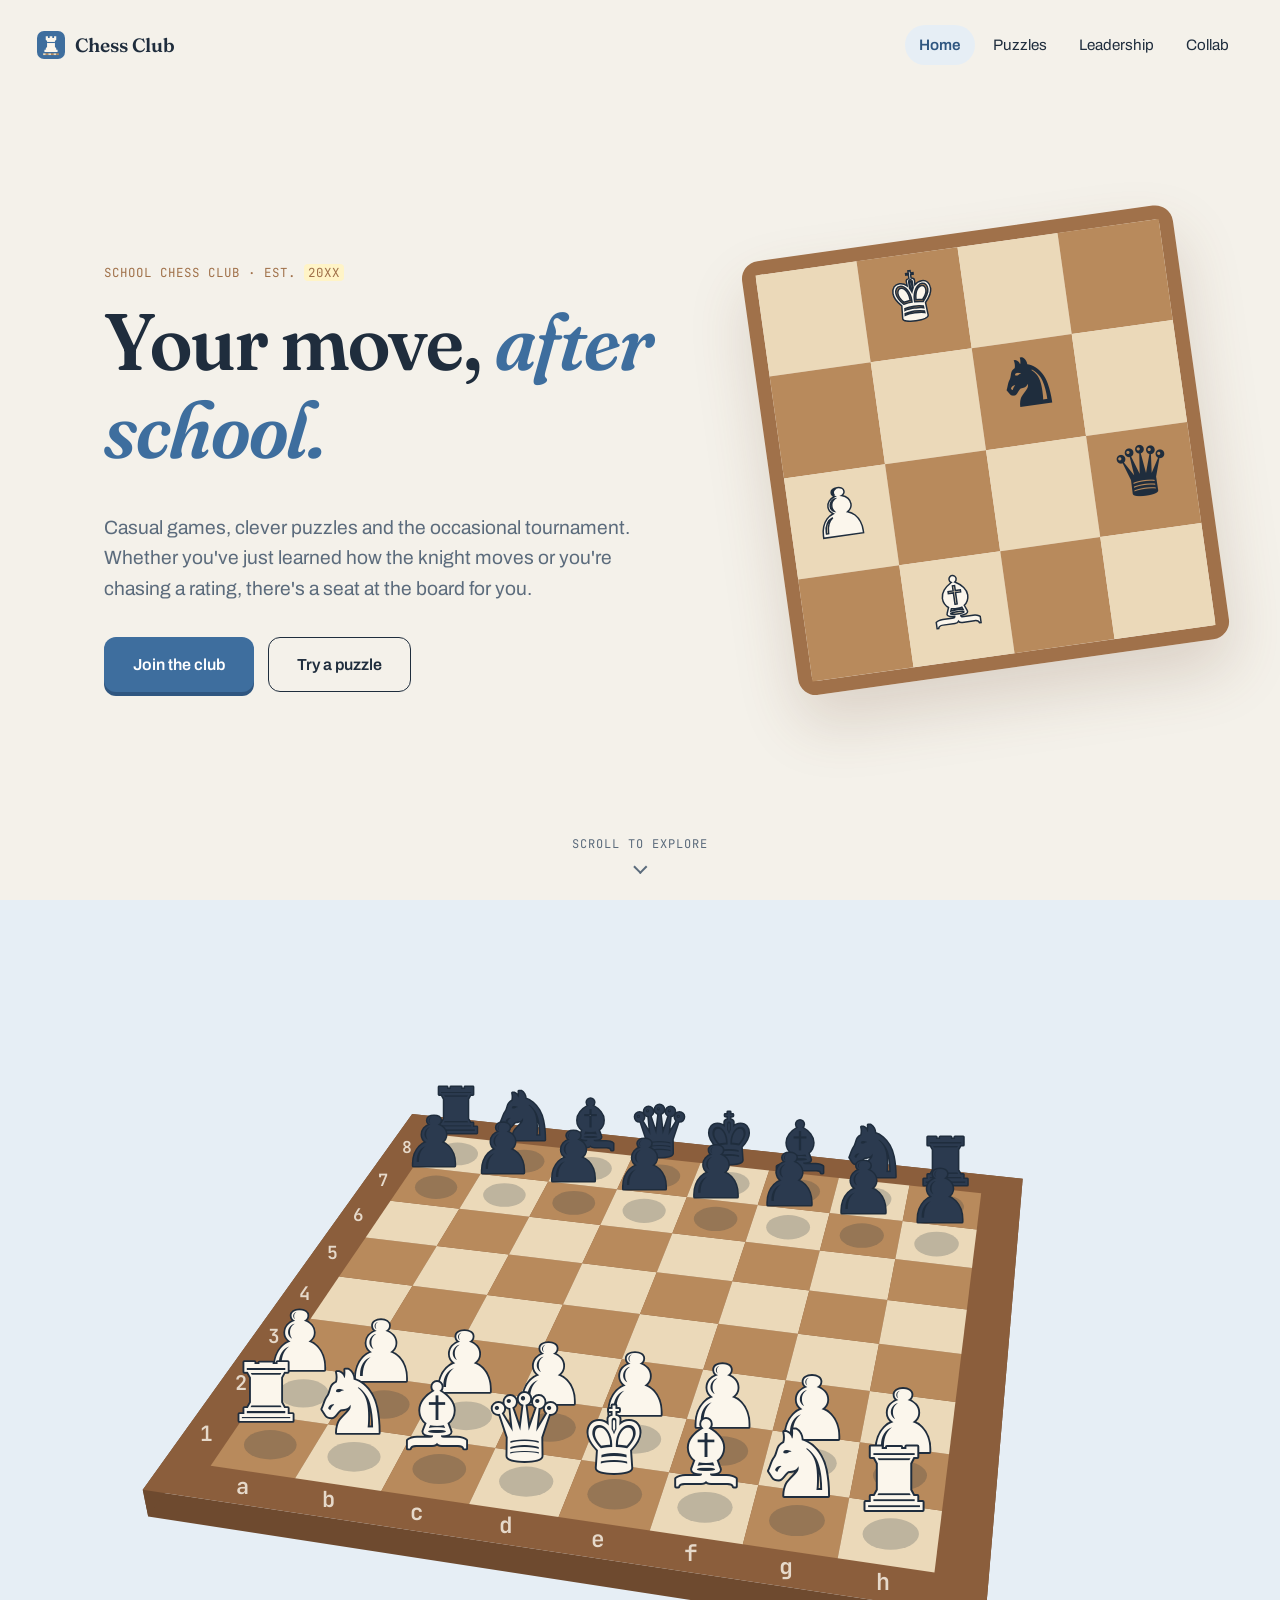
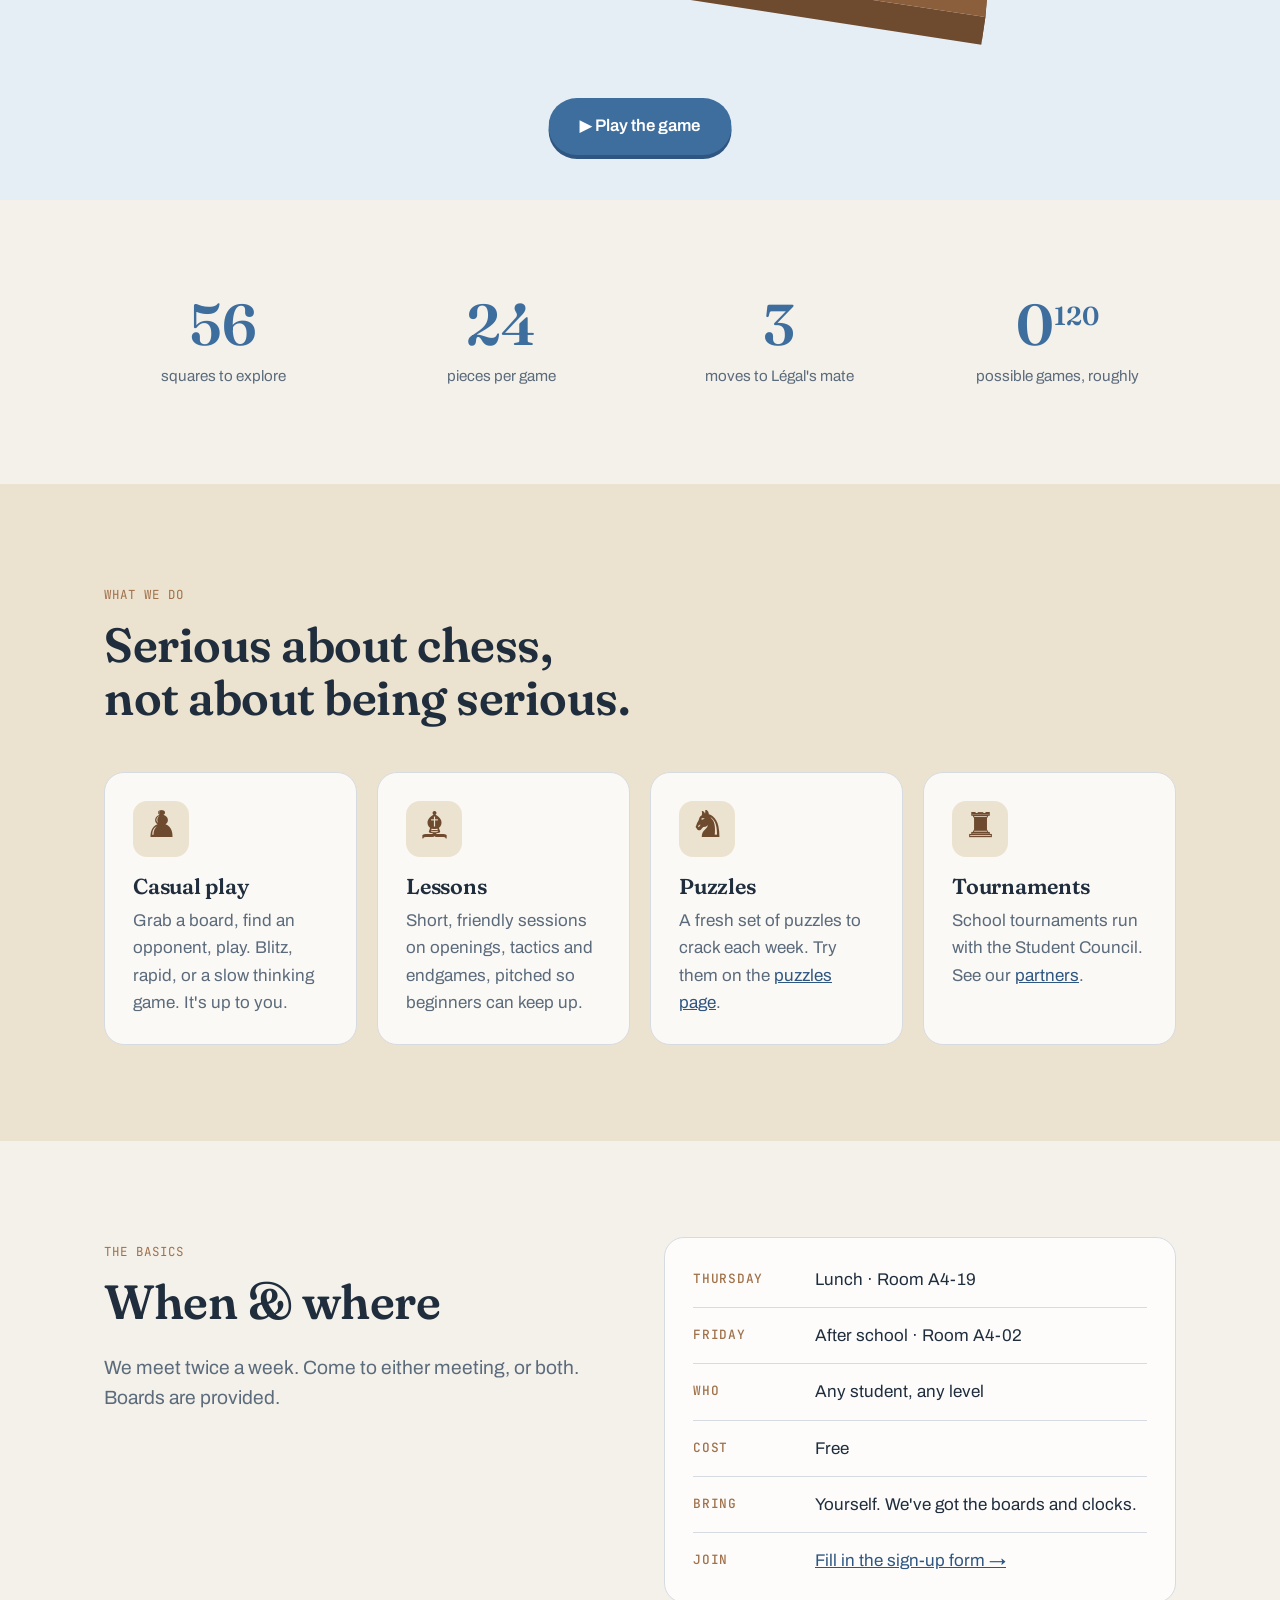
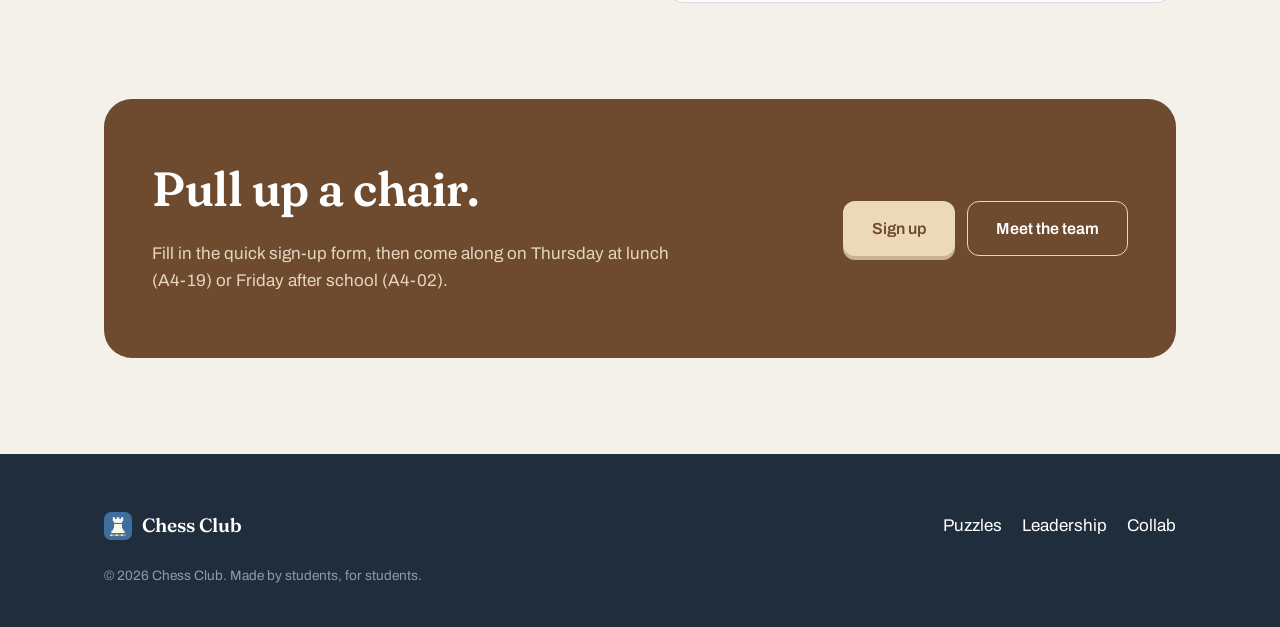
<file: index.html>
<!doctype html>
<html lang="en">
<head>
  <meta charset="utf-8">
  <meta name="viewport" content="width=device-width, initial-scale=1">
  <title>Chess Club</title>
  <meta name="description" content="Our school's chess club: casual games, puzzles, lessons and tournaments. Everyone is welcome.">
  <link rel="preconnect" href="https://fonts.googleapis.com">
  <link rel="preconnect" href="https://fonts.gstatic.com" crossorigin>
  <link href="https://fonts.googleapis.com/css2?family=Archivo:wght@400;500;600&family=Fraunces:opsz,wght,SOFT,WONK@9..144,400..700,0..100,0..1&family=JetBrains+Mono:wght@400;500;600&family=Noto+Sans+Symbols+2&display=swap" rel="stylesheet">
  <link rel="stylesheet" href="css/style.css">
  <link rel="icon" href="assets/chess-club-logo.svg" type="image/svg+xml">
</head>
<body>
  <div id="scrollProgress"></div>

  <header id="navbar">
    <div class="nav-inner">
      <a class="nav-logo" href="index.html">
        <svg viewBox="0 0 64 64" aria-hidden="true"><rect width="64" height="64" rx="16" fill="#3e6e9e"/><path fill="#fbf6ec" d="M20 12h5v4h4v-4h6v4h4v-4h5v8l-3 3v13l3 4v3h3v5H17v-5h3v-3l3-4V23l-3-3z"/><rect x="23" y="25" width="18" height="2.5" fill="#3e6e9e"/><g><rect x="14" y="51" width="6" height="4" fill="#ebd9b9"/><rect x="20" y="51" width="6" height="4" fill="#b88a5c"/><rect x="26" y="51" width="6" height="4" fill="#ebd9b9"/><rect x="32" y="51" width="6" height="4" fill="#b88a5c"/><rect x="38" y="51" width="6" height="4" fill="#ebd9b9"/><rect x="44" y="51" width="6" height="4" fill="#b88a5c"/></g></svg>
        <span>Chess Club</span>
      </a>
      <button class="nav-toggle" aria-expanded="false" aria-controls="navLinks">Menu</button>
      <nav class="nav-links" id="navLinks" aria-label="Main">
        <a href="index.html" aria-current="page">Home</a>
        <a href="puzzles.html">Puzzles</a>
        <a href="leadership.html">Leadership</a>
        <a href="collab.html">Collab</a>
      </nav>
    </div>
  </header>

  <main>
    <section id="hero">
      <div class="container">
        <span class="eyebrow">School Chess Club · Est. <span class="todo">20XX</span></span>
        <h1 class="hero-title">Your move, <em>after school.</em></h1>
        <p class="lede">Casual games, clever puzzles and the occasional tournament. Whether you've just learned how the knight moves or you're chasing a rating, there's a seat at the board for you.</p>
        <div class="hero-buttons">
          <a class="btn btn-primary" href="https://forms.gle/7Udd6PHyB83etude6" target="_blank" rel="noopener">Join the club</a>
          <a class="btn btn-secondary" href="puzzles.html">Try a puzzle</a>
        </div>
      </div>
      <div class="hero-board" aria-hidden="true">
        <span></span><span class="w">♚</span><span></span><span></span>
        <span></span><span></span><span>♞</span><span></span>
        <span class="w">♟</span><span></span><span></span><span>♛</span>
        <span></span><span class="w">♝</span><span></span><span></span>
      </div>
      <div class="scroll-hint">Scroll to explore</div>
    </section>

    <!-- Scroll-driven chess animation (drawn in js/board-animation.js) -->
    <section class="scroll-animation" aria-label="Animated chess game: Légal's mate in seven moves">
      <div class="scroll-sticky">
        <canvas id="boardCanvas" aria-hidden="true"></canvas>
        <div class="move-ticker" aria-hidden="true"></div>
        <button class="btn btn-primary board-play" id="boardPlay" type="button">▶ Play the game</button>

        <div class="annotation-card" data-show="0.22" data-hide="0.33" data-hold="0.27">
          <div class="card-number">01</div>
          <div class="card-body">
            <h3 class="card-title">Every game starts the same</h3>
            <p class="card-desc">Thirty-two pieces, sixty-four squares, and nobody's ahead yet. That's how we treat new members too. Never played? We'll teach you.</p>
            <div class="card-stat">
              <span class="card-stat-number">All levels</span>
              <span class="card-stat-label">Beginners very welcome</span>
            </div>
          </div>
        </div>

        <div class="annotation-card right" data-show="0.66" data-hide="0.75" data-hold="0.688">
          <div class="card-number">02</div>
          <div class="card-body">
            <h3 class="card-title">Wait, they took the queen?</h3>
            <p class="card-desc">White just gave away their strongest piece. It's a trap, and we practise spotting tricks like this with weekly puzzles and short lessons.</p>
            <a class="card-link" href="puzzles.html">Try this week's puzzles →</a>
          </div>
        </div>

        <div class="annotation-card" data-show="0.88" data-hide="1" data-hold="0.93">
          <div class="card-number">03</div>
          <div class="card-body">
            <h3 class="card-title">Checkmate in seven.</h3>
            <p class="card-desc">This is Légal's mate, a trap that's been catching players since the 1700s. Come learn the classics, then try them out at our tournaments.</p>
            <div class="card-stat">
              <span class="card-stat-number">7 moves</span>
              <span class="card-stat-label">Knight, bishop, knight. Game over.</span>
            </div>
          </div>
        </div>
      </div>
    </section>

    <section class="section" id="specs">
      <div class="container">
        <div class="specs-grid">
          <div class="spec-item" data-target="64"><span class="spec-number">0</span><span class="spec-label">squares to explore</span></div>
          <div class="spec-item" data-target="32"><span class="spec-number">0</span><span class="spec-label">pieces per game</span></div>
          <div class="spec-item" data-target="7"><span class="spec-number">0</span><span class="spec-label">moves to Légal's mate</span></div>
          <div class="spec-item" data-target="10"><span class="spec-number">0<sup>120</sup></span><span class="spec-label">possible games, roughly</span></div>
        </div>
      </div>
    </section>

    <section class="section section-tan" id="about">
      <div class="container">
        <div class="section-head reveal">
          <span class="eyebrow">What we do</span>
          <h2>Serious about chess,<br>not about being serious.</h2>
        </div>
        <div class="grid grid-4">
          <div class="card reveal">
            <div class="piece-icon" aria-hidden="true">♟</div>
            <h3>Casual play</h3>
            <p>Grab a board, find an opponent, play. Blitz, rapid, or a slow thinking game. It's up to you.</p>
          </div>
          <div class="card reveal">
            <div class="piece-icon" aria-hidden="true">♝</div>
            <h3>Lessons</h3>
            <p>Short, friendly sessions on openings, tactics and endgames, pitched so beginners can keep up.</p>
          </div>
          <div class="card reveal">
            <div class="piece-icon" aria-hidden="true">♞</div>
            <h3>Puzzles</h3>
            <p>A fresh set of puzzles to crack each week. Try them on the <a href="puzzles.html">puzzles page</a>.</p>
          </div>
          <div class="card reveal">
            <div class="piece-icon" aria-hidden="true">♜</div>
            <h3>Tournaments</h3>
            <p>School tournaments run with the Student Council. See our <a href="collab.html">partners</a>.</p>
          </div>
        </div>
      </div>
    </section>

    <section class="section" id="info">
      <div class="container grid grid-2" style="gap:48px;align-items:start">
        <div class="reveal">
          <span class="eyebrow">The basics</span>
          <h2>When &amp; where</h2>
          <p class="lede">We meet twice a week. Come to either meeting, or both. Boards are provided.</p>
        </div>
        <div class="card reveal">
          <ul class="info-list">
            <li><strong>Thursday</strong><span>Lunch · Room A4-19</span></li>
            <li><strong>Friday</strong><span>After school · Room A4-02</span></li>
            <li><strong>Who</strong><span>Any student, any level</span></li>
            <li><strong>Cost</strong><span>Free</span></li>
            <li><strong>Bring</strong><span>Yourself. We've got the boards and clocks.</span></li>
            <li><strong>Join</strong><span><a href="https://forms.gle/7Udd6PHyB83etude6" target="_blank" rel="noopener">Fill in the sign-up form →</a></span></li>
          </ul>
        </div>
      </div>
    </section>

    <section class="section" id="join" style="padding-top:0">
      <div class="container">
        <div class="cta-box reveal">
          <div>
            <h2>Pull up a chair.</h2>
            <p>Fill in the quick sign-up form, then come along on Thursday at lunch (A4-19) or Friday after school (A4-02).</p>
          </div>
          <div class="cta-actions">
            <a class="btn btn-primary" href="https://forms.gle/7Udd6PHyB83etude6" target="_blank" rel="noopener">Sign up</a>
            <a class="btn btn-secondary" href="leadership.html">Meet the team</a>
          </div>
        </div>
      </div>
    </section>
  </main>

  <footer>
    <div class="container">
      <a class="nav-logo" href="index.html">
        <svg viewBox="0 0 64 64" aria-hidden="true"><rect width="64" height="64" rx="16" fill="#3e6e9e"/><path fill="#fbf6ec" d="M20 12h5v4h4v-4h6v4h4v-4h5v8l-3 3v13l3 4v3h3v5H17v-5h3v-3l3-4V23l-3-3z"/><rect x="23" y="25" width="18" height="2.5" fill="#3e6e9e"/><g><rect x="14" y="51" width="6" height="4" fill="#ebd9b9"/><rect x="20" y="51" width="6" height="4" fill="#b88a5c"/><rect x="26" y="51" width="6" height="4" fill="#ebd9b9"/><rect x="32" y="51" width="6" height="4" fill="#b88a5c"/><rect x="38" y="51" width="6" height="4" fill="#ebd9b9"/><rect x="44" y="51" width="6" height="4" fill="#b88a5c"/></g></svg>
        <span>Chess Club</span>
      </a>
      <nav aria-label="Footer">
        <a href="puzzles.html">Puzzles</a><a href="leadership.html">Leadership</a><a href="collab.html">Collab</a>
      </nav>
      <p class="footer-small">© <span id="year"></span> Chess Club. Made by students, for students.</p>
    </div>
  </footer>

  <script src="js/site.js"></script>
  <script src="js/board-animation.js"></script>
</body>
</html>
</file>
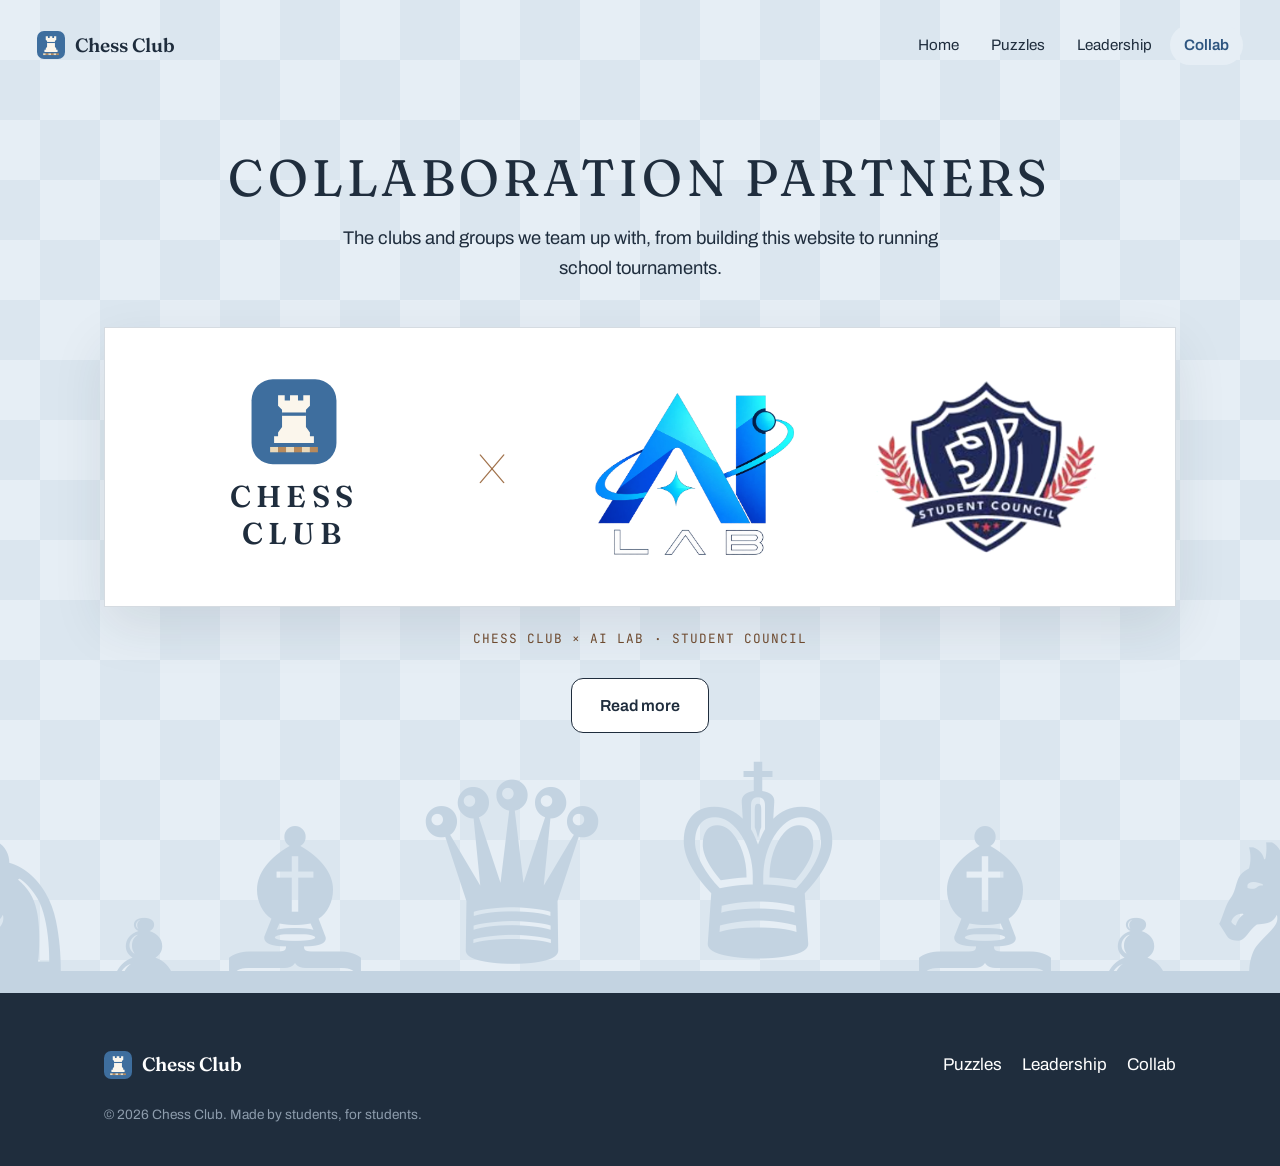
<file: collab.html>
<!doctype html>
<html lang="en">
<head>
  <meta charset="utf-8">
  <meta name="viewport" content="width=device-width, initial-scale=1">
  <title>Collab · Chess Club</title>
  <meta name="description" content="Clubs the Chess Club has collaborated with, including the AI Lab.">
  <link rel="preconnect" href="https://fonts.googleapis.com">
  <link rel="preconnect" href="https://fonts.gstatic.com" crossorigin>
  <link href="https://fonts.googleapis.com/css2?family=Archivo:wght@400;500;600&family=Fraunces:opsz,wght,SOFT,WONK@9..144,400..700,0..100,0..1&family=JetBrains+Mono:wght@400;500;600&family=Noto+Sans+Symbols+2&display=swap" rel="stylesheet">
  <link rel="stylesheet" href="css/style.css">
  <link rel="icon" href="assets/chess-club-logo.svg" type="image/svg+xml">
</head>
<body>
  <div id="scrollProgress"></div>

  <header id="navbar">
    <div class="nav-inner">
      <a class="nav-logo" href="index.html">
        <svg viewBox="0 0 64 64" aria-hidden="true"><rect width="64" height="64" rx="16" fill="#3e6e9e"/><path fill="#fbf6ec" d="M20 12h5v4h4v-4h6v4h4v-4h5v8l-3 3v13l3 4v3h3v5H17v-5h3v-3l3-4V23l-3-3z"/><rect x="23" y="25" width="18" height="2.5" fill="#3e6e9e"/><g><rect x="14" y="51" width="6" height="4" fill="#ebd9b9"/><rect x="20" y="51" width="6" height="4" fill="#b88a5c"/><rect x="26" y="51" width="6" height="4" fill="#ebd9b9"/><rect x="32" y="51" width="6" height="4" fill="#b88a5c"/><rect x="38" y="51" width="6" height="4" fill="#ebd9b9"/><rect x="44" y="51" width="6" height="4" fill="#b88a5c"/></g></svg>
        <span>Chess Club</span>
      </a>
      <button class="nav-toggle" aria-expanded="false" aria-controls="navLinks">Menu</button>
      <nav class="nav-links" id="navLinks" aria-label="Main">
        <a href="index.html">Home</a>
        <a href="puzzles.html">Puzzles</a>
        <a href="leadership.html">Leadership</a>
        <a href="collab.html" aria-current="page">Collab</a>
      </nav>
    </div>
  </header>

  <main>
    <section class="partners-hero">
      <div class="piece-skyline" aria-hidden="true"><span style="font-size:90px">♟</span><span style="font-size:150px">♜</span><span style="font-size:170px">♞</span><span style="font-size:100px">♟</span><span style="font-size:190px">♝</span><span style="font-size:230px">♛</span><span style="font-size:250px">♚</span><span style="font-size:190px">♝</span><span style="font-size:100px">♟</span><span style="font-size:170px">♞</span><span style="font-size:150px">♜</span><span style="font-size:90px">♟</span></div>
      <div class="container">
        <h1 class="partners-title">Collaboration Partners</h1>
        <p class="partners-lede">The clubs and groups we team up with, from building this website to running school tournaments.</p>
        <div class="partner-strip reveal">
          <div class="partner-item"><svg class="wordmark" viewBox="0 0 260 210" role="img" aria-label="Chess Club logo"><g transform="translate(82 6) scale(1.5)"><rect width="64" height="64" rx="16" fill="#3e6e9e"/><path fill="#fbf6ec" d="M20 12h5v4h4v-4h6v4h4v-4h5v8l-3 3v13l3 4v3h3v5H17v-5h3v-3l3-4V23l-3-3z"/><rect x="23" y="25" width="18" height="2.5" fill="#3e6e9e"/><rect x="14" y="51" width="6" height="4" fill="#ebd9b9"/><rect x="20" y="51" width="6" height="4" fill="#b88a5c"/><rect x="26" y="51" width="6" height="4" fill="#ebd9b9"/><rect x="32" y="51" width="6" height="4" fill="#b88a5c"/><rect x="38" y="51" width="6" height="4" fill="#ebd9b9"/><rect x="44" y="51" width="6" height="4" fill="#b88a5c"/></g><text x="130" y="150" text-anchor="middle" font-family="Fraunces, Georgia, serif" font-size="34" font-weight="600" letter-spacing="6" fill="#1f2d3d">CHESS</text><text x="130" y="192" text-anchor="middle" font-family="Fraunces, Georgia, serif" font-size="34" font-weight="600" letter-spacing="6" fill="#1f2d3d">CLUB</text></svg></div>
          <span class="partner-x" aria-hidden="true">×</span>
          <div class="partner-item"><img src="assets/ai-lab-logo.webp" alt="AI Lab logo"></div>
          <div class="partner-item"><img src="assets/student-council-logo.png" alt="Student Council logo"></div>
        </div>
        <p class="partner-caption">Chess Club × AI Lab · Student Council</p>

        <button class="btn btn-secondary readmore-btn" type="button" aria-expanded="false" aria-controls="collabStories">Read more</button>

        <div class="collab-stories" id="collabStories" hidden>
          <article class="story">
            <img src="assets/ai-lab-logo.webp" alt="" aria-hidden="true">
            <div>
              <span class="eyebrow">Chess Club × AI Lab</span>
              <h3>Building this website</h3>
              <p>This website is a collaboration between the Chess Club and the AI Lab. Chess Club members decided what the site needed: club info, puzzles, the leadership team and our partners. The AI Lab helped turn those ideas into a working site, from the animated chess game on the home page to the puzzle arcade.</p>
            </div>
          </article>
          <article class="story">
            <img src="assets/student-council-logo.png" alt="" aria-hidden="true">
            <div>
              <span class="eyebrow">Chess Club × Student Council</span>
              <h3>Hosting school tournaments</h3>
              <p>The Chess Club regularly partners with the Student Council to host tournaments for the whole school. The Student Council helps organise and promote the events, and the Chess Club runs the boards, the pairings and the games. Together we make it easy for any student to sit down and play.</p>
            </div>
          </article>
        </div>
      </div>
    </section>
  </main>


  <footer>
    <div class="container">
      <a class="nav-logo" href="index.html">
        <svg viewBox="0 0 64 64" aria-hidden="true"><rect width="64" height="64" rx="16" fill="#3e6e9e"/><path fill="#fbf6ec" d="M20 12h5v4h4v-4h6v4h4v-4h5v8l-3 3v13l3 4v3h3v5H17v-5h3v-3l3-4V23l-3-3z"/><rect x="23" y="25" width="18" height="2.5" fill="#3e6e9e"/><g><rect x="14" y="51" width="6" height="4" fill="#ebd9b9"/><rect x="20" y="51" width="6" height="4" fill="#b88a5c"/><rect x="26" y="51" width="6" height="4" fill="#ebd9b9"/><rect x="32" y="51" width="6" height="4" fill="#b88a5c"/><rect x="38" y="51" width="6" height="4" fill="#ebd9b9"/><rect x="44" y="51" width="6" height="4" fill="#b88a5c"/></g></svg>
        <span>Chess Club</span>
      </a>
      <nav aria-label="Footer">
        <a href="puzzles.html">Puzzles</a><a href="leadership.html">Leadership</a><a href="collab.html">Collab</a>
      </nav>
      <p class="footer-small">© <span id="year"></span> Chess Club. Made by students, for students.</p>
    </div>
  </footer>

  <script src="js/site.js"></script>
</body>
</html>
</file>
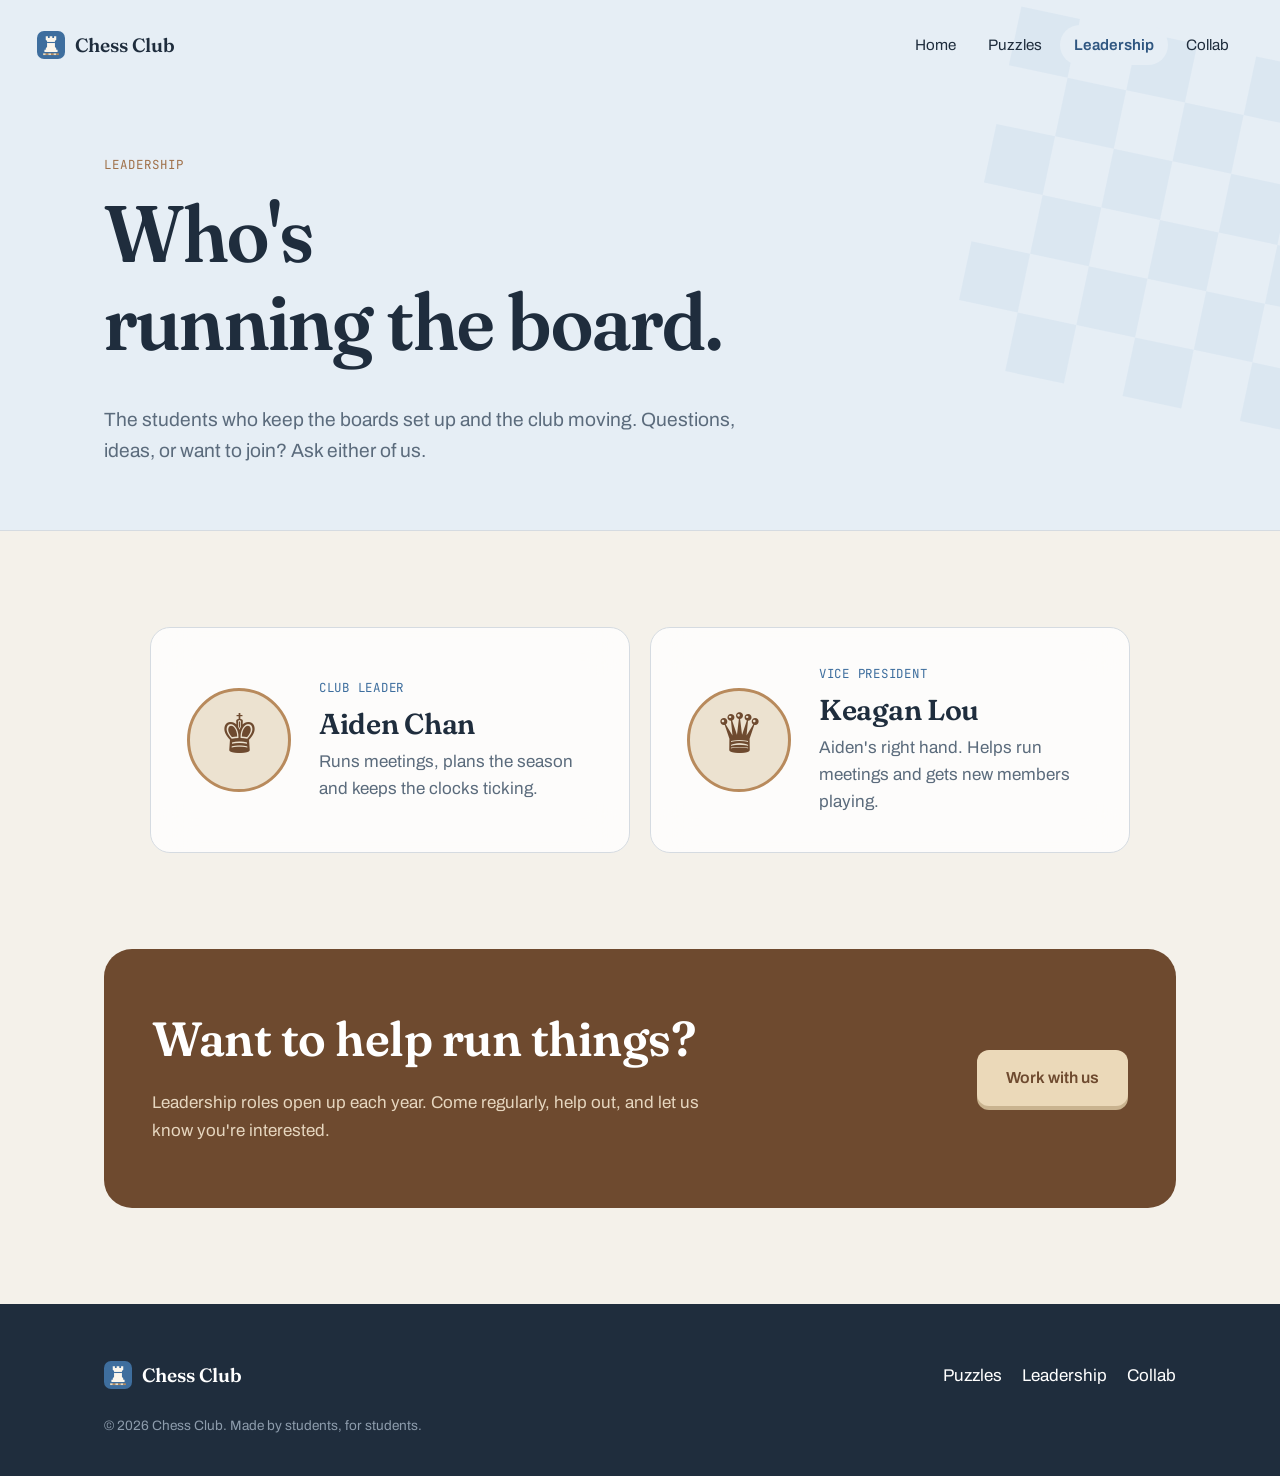
<file: leadership.html>
<!doctype html>
<html lang="en">
<head>
  <meta charset="utf-8">
  <meta name="viewport" content="width=device-width, initial-scale=1">
  <title>Leadership · Chess Club</title>
  <meta name="description" content="Meet the students who run the chess club.">
  <link rel="preconnect" href="https://fonts.googleapis.com">
  <link rel="preconnect" href="https://fonts.gstatic.com" crossorigin>
  <link href="https://fonts.googleapis.com/css2?family=Archivo:wght@400;500;600&family=Fraunces:opsz,wght,SOFT,WONK@9..144,400..700,0..100,0..1&family=JetBrains+Mono:wght@400;500;600&family=Noto+Sans+Symbols+2&display=swap" rel="stylesheet">
  <link rel="stylesheet" href="css/style.css">
  <link rel="icon" href="assets/chess-club-logo.svg" type="image/svg+xml">
</head>
<body>
  <div id="scrollProgress"></div>

  <header id="navbar">
    <div class="nav-inner">
      <a class="nav-logo" href="index.html">
        <svg viewBox="0 0 64 64" aria-hidden="true"><rect width="64" height="64" rx="16" fill="#3e6e9e"/><path fill="#fbf6ec" d="M20 12h5v4h4v-4h6v4h4v-4h5v8l-3 3v13l3 4v3h3v5H17v-5h3v-3l3-4V23l-3-3z"/><rect x="23" y="25" width="18" height="2.5" fill="#3e6e9e"/><g><rect x="14" y="51" width="6" height="4" fill="#ebd9b9"/><rect x="20" y="51" width="6" height="4" fill="#b88a5c"/><rect x="26" y="51" width="6" height="4" fill="#ebd9b9"/><rect x="32" y="51" width="6" height="4" fill="#b88a5c"/><rect x="38" y="51" width="6" height="4" fill="#ebd9b9"/><rect x="44" y="51" width="6" height="4" fill="#b88a5c"/></g></svg>
        <span>Chess Club</span>
      </a>
      <button class="nav-toggle" aria-expanded="false" aria-controls="navLinks">Menu</button>
      <nav class="nav-links" id="navLinks" aria-label="Main">
        <a href="index.html">Home</a>
        <a href="puzzles.html">Puzzles</a>
        <a href="leadership.html" aria-current="page">Leadership</a>
        <a href="collab.html">Collab</a>
      </nav>
    </div>
  </header>

  <main>
    <section class="page-head">
      <div class="board-texture"></div>
      <div class="container">
        <span class="eyebrow">Leadership</span>
        <h1>Who's<br>running the board.</h1>
        <p class="lede">The students who keep the boards set up and the club moving. Questions, ideas, or want to join? Ask either of us.</p>
      </div>
    </section>

    <section class="section">
      <div class="container">
        <div class="leader-grid">
          <div class="card leader leader-feature reveal">
            <div class="avatar" aria-hidden="true">♚</div>
            <div>
              <span class="role">Club Leader</span>
              <h3>Aiden Chan</h3>
              <p>Runs meetings, plans the season and keeps the clocks ticking.</p>
            </div>
          </div>
          <div class="card leader leader-feature reveal">
            <div class="avatar" aria-hidden="true">♛</div>
            <div>
              <span class="role">Vice President</span>
              <h3>Keagan Lou</h3>
              <p>Aiden's right hand. Helps run meetings and gets new members playing.</p>
            </div>
          </div>
        </div>
      </div>
    </section>

    <section class="section" style="padding-top:0">
      <div class="container">
        <div class="cta-box reveal">
          <div>
            <h2>Want to help run things?</h2>
            <p>Leadership roles open up each year. Come regularly, help out, and let us know you're interested.</p>
          </div>
          <div class="cta-actions">
            <a class="btn btn-primary" href="collab.html">Work with us</a>
          </div>
        </div>
      </div>
    </section>
  </main>


  <footer>
    <div class="container">
      <a class="nav-logo" href="index.html">
        <svg viewBox="0 0 64 64" aria-hidden="true"><rect width="64" height="64" rx="16" fill="#3e6e9e"/><path fill="#fbf6ec" d="M20 12h5v4h4v-4h6v4h4v-4h5v8l-3 3v13l3 4v3h3v5H17v-5h3v-3l3-4V23l-3-3z"/><rect x="23" y="25" width="18" height="2.5" fill="#3e6e9e"/><g><rect x="14" y="51" width="6" height="4" fill="#ebd9b9"/><rect x="20" y="51" width="6" height="4" fill="#b88a5c"/><rect x="26" y="51" width="6" height="4" fill="#ebd9b9"/><rect x="32" y="51" width="6" height="4" fill="#b88a5c"/><rect x="38" y="51" width="6" height="4" fill="#ebd9b9"/><rect x="44" y="51" width="6" height="4" fill="#b88a5c"/></g></svg>
        <span>Chess Club</span>
      </a>
      <nav aria-label="Footer">
        <a href="puzzles.html">Puzzles</a><a href="leadership.html">Leadership</a><a href="collab.html">Collab</a>
      </nav>
      <p class="footer-small">© <span id="year"></span> Chess Club. Made by students, for students.</p>
    </div>
  </footer>

  <script src="js/site.js"></script>
</body>
</html>
</file>
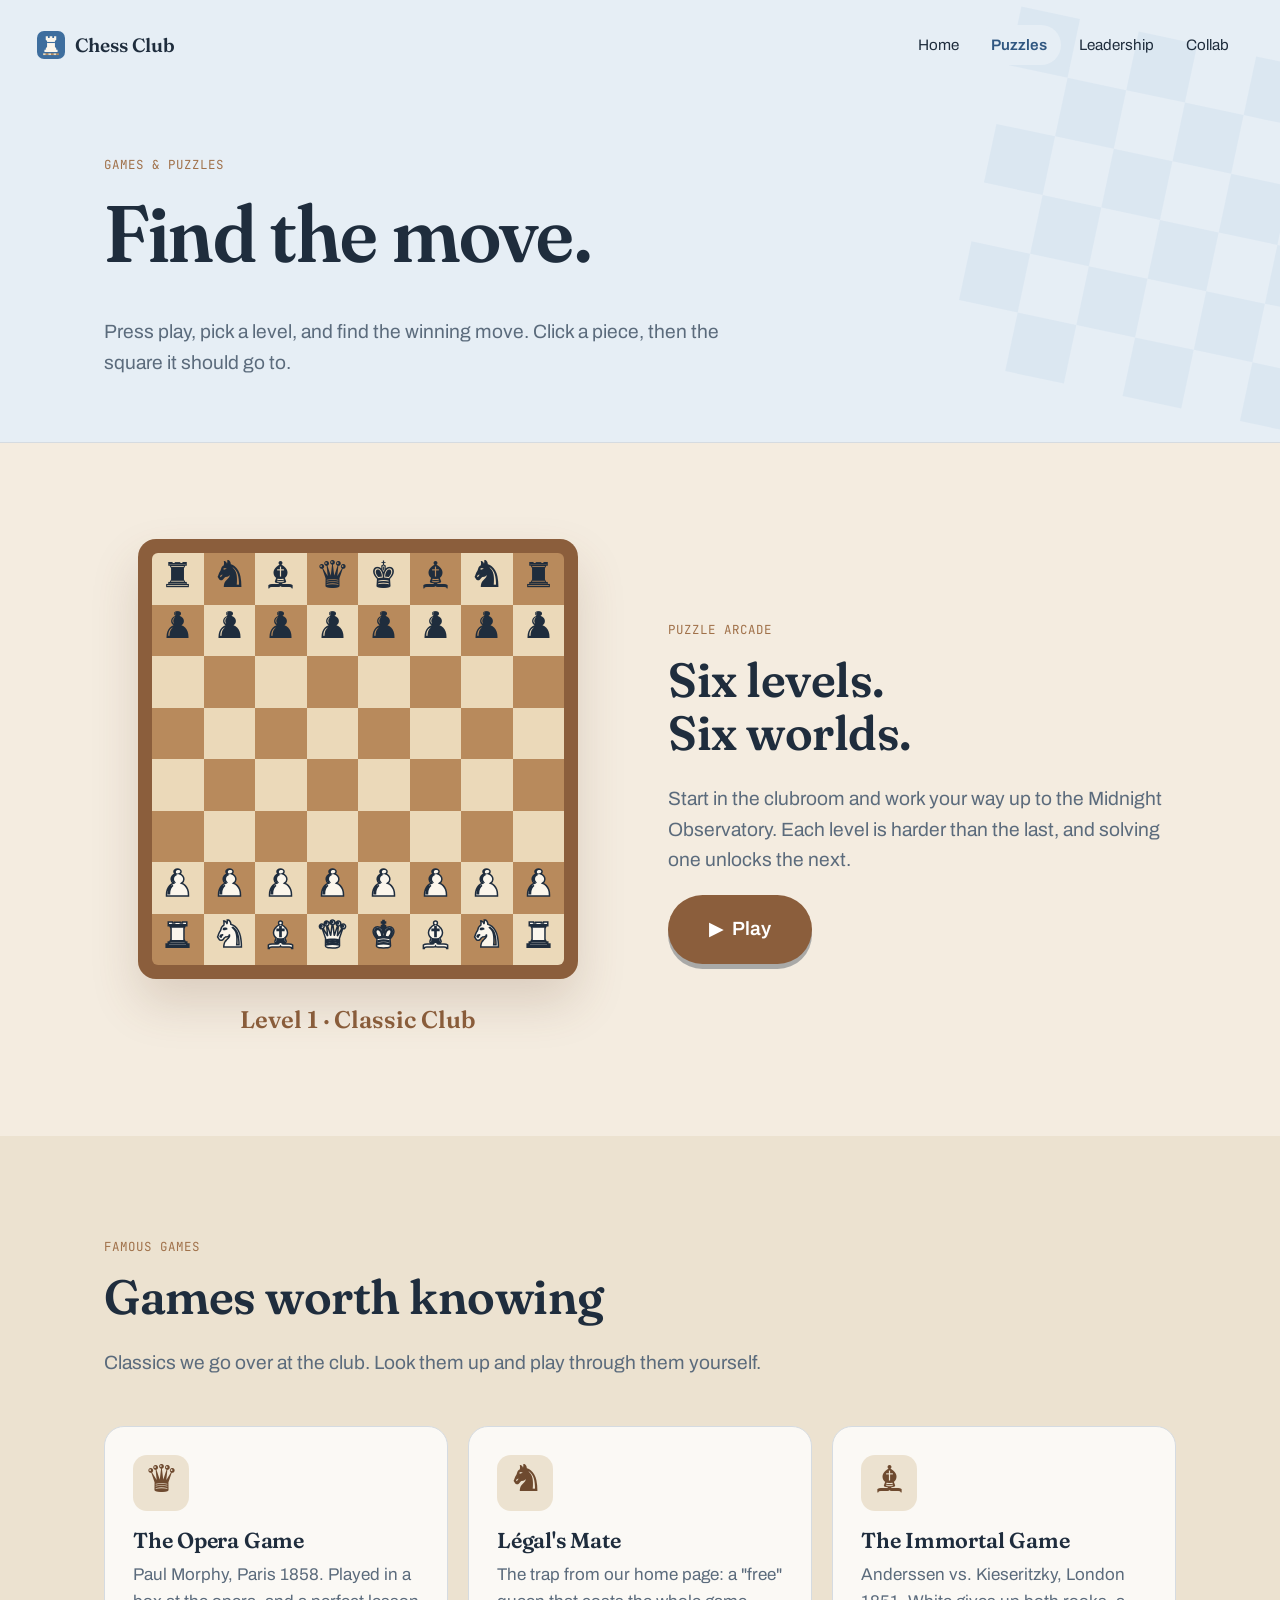
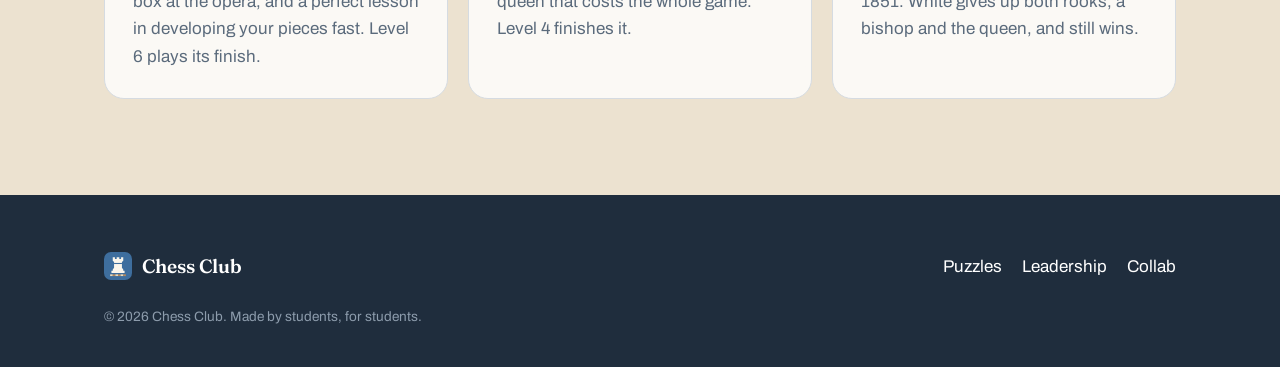
<file: puzzles.html>
<!doctype html>
<html lang="en">
<head>
  <meta charset="utf-8">
  <meta name="viewport" content="width=device-width, initial-scale=1">
  <title>Puzzles · Chess Club</title>
  <meta name="description" content="Interactive chess puzzles and famous games.">
  <link rel="preconnect" href="https://fonts.googleapis.com">
  <link rel="preconnect" href="https://fonts.gstatic.com" crossorigin>
  <link href="https://fonts.googleapis.com/css2?family=Archivo:wght@400;500;600&family=Fraunces:opsz,wght,SOFT,WONK@9..144,400..700,0..100,0..1&family=JetBrains+Mono:wght@400;500;600&family=Noto+Sans+Symbols+2&display=swap" rel="stylesheet">
  <link rel="stylesheet" href="css/style.css">
  <link rel="icon" href="assets/chess-club-logo.svg" type="image/svg+xml">
</head>
<body>
  <div id="scrollProgress"></div>

  <header id="navbar">
    <div class="nav-inner">
      <a class="nav-logo" href="index.html">
        <svg viewBox="0 0 64 64" aria-hidden="true"><rect width="64" height="64" rx="16" fill="#3e6e9e"/><path fill="#fbf6ec" d="M20 12h5v4h4v-4h6v4h4v-4h5v8l-3 3v13l3 4v3h3v5H17v-5h3v-3l3-4V23l-3-3z"/><rect x="23" y="25" width="18" height="2.5" fill="#3e6e9e"/><g><rect x="14" y="51" width="6" height="4" fill="#ebd9b9"/><rect x="20" y="51" width="6" height="4" fill="#b88a5c"/><rect x="26" y="51" width="6" height="4" fill="#ebd9b9"/><rect x="32" y="51" width="6" height="4" fill="#b88a5c"/><rect x="38" y="51" width="6" height="4" fill="#ebd9b9"/><rect x="44" y="51" width="6" height="4" fill="#b88a5c"/></g></svg>
        <span>Chess Club</span>
      </a>
      <button class="nav-toggle" aria-expanded="false" aria-controls="navLinks">Menu</button>
      <nav class="nav-links" id="navLinks" aria-label="Main">
        <a href="index.html">Home</a>
        <a href="puzzles.html" aria-current="page">Puzzles</a>
        <a href="leadership.html">Leadership</a>
        <a href="collab.html">Collab</a>
      </nav>
    </div>
  </header>

  <main>
    <section class="page-head">
      <div class="board-texture"></div>
      <div class="container">
        <span class="eyebrow">Games &amp; puzzles</span>
        <h1>Find the move.</h1>
        <p class="lede">Press play, pick a level, and find the winning move. Click a piece, then the square it should go to.</p>
      </div>
    </section>

    <section class="section arcade" id="arcade">
      <div class="container">
        <div class="attract" id="attract">
          <div class="attract-stage">
            <div class="spin-wrap">
              <div class="board-frame themed spin-board" id="spinBoard">
                <div class="board" id="spinGrid" aria-hidden="true"></div>
              </div>
            </div>
            <p class="world-name" id="worldName" aria-live="off"></p>
          </div>
          <div class="attract-copy">
            <span class="eyebrow">Puzzle arcade</span>
            <h2>Six levels.<br>Six worlds.</h2>
            <p class="lede">Start in the clubroom and work your way up to the Midnight Observatory. Each level is harder than the last, and solving one unlocks the next.</p>
            <button class="btn btn-primary btn-play" id="btnPlay" type="button"><span aria-hidden="true">▶</span> Play</button>
          </div>
        </div>

        <div id="levels" hidden>
          <div class="levels-head">
            <div>
              <span class="eyebrow">Puzzle arcade</span>
              <h2>Choose a level</h2>
            </div>
            <p id="progressText" class="progress-text"></p>
          </div>
          <div class="level-grid" id="levelGrid"></div>
        </div>

        <div id="game" class="puzzle-layout" hidden>
          <div class="board-frame themed" id="gameFrame">
            <div class="board" id="board" role="grid" aria-label="Chess board"></div>
          </div>
          <div>
            <button class="link-back" id="btnBack" type="button">← All levels</button>
            <span class="eyebrow" id="puzzleLevel"></span>
            <h2 id="puzzleTitle"></h2>
            <p id="puzzleFlavor" class="flavor"></p>
            <p id="puzzlePrompt" class="lede" style="font-size:1.05rem"></p>
            <div class="puzzle-status" id="puzzleStatus" role="status" aria-live="polite"></div>
            <div class="puzzle-actions">
              <button class="btn btn-secondary" id="btnReset" type="button">Reset</button>
              <button class="btn btn-secondary" id="btnHint" type="button">Hint</button>
              <button class="btn btn-primary" id="btnNext" type="button" hidden>Next level →</button>
            </div>
          </div>
        </div>
      </div>
    </section>

    <section class="section section-tan">
      <div class="container">
        <div class="section-head reveal">
          <span class="eyebrow">Famous games</span>
          <h2>Games worth knowing</h2>
          <p class="lede">Classics we go over at the club. Look them up and play through them yourself.</p>
        </div>
        <div class="grid grid-3">
          <div class="card reveal">
            <div class="piece-icon" aria-hidden="true">♛</div>
            <h3>The Opera Game</h3>
            <p>Paul Morphy, Paris 1858. Played in a box at the opera, and a perfect lesson in developing your pieces fast. Level 6 plays its finish.</p>
          </div>
          <div class="card reveal">
            <div class="piece-icon" aria-hidden="true">♞</div>
            <h3>Légal's Mate</h3>
            <p>The trap from our home page: a "free" queen that costs the whole game. Level 4 finishes it.</p>
          </div>
          <div class="card reveal">
            <div class="piece-icon" aria-hidden="true">♝</div>
            <h3>The Immortal Game</h3>
            <p>Anderssen vs. Kieseritzky, London 1851. White gives up both rooks, a bishop and the queen, and still wins.</p>
          </div>
        </div>
      </div>
    </section>
  </main>


  <footer>
    <div class="container">
      <a class="nav-logo" href="index.html">
        <svg viewBox="0 0 64 64" aria-hidden="true"><rect width="64" height="64" rx="16" fill="#3e6e9e"/><path fill="#fbf6ec" d="M20 12h5v4h4v-4h6v4h4v-4h5v8l-3 3v13l3 4v3h3v5H17v-5h3v-3l3-4V23l-3-3z"/><rect x="23" y="25" width="18" height="2.5" fill="#3e6e9e"/><g><rect x="14" y="51" width="6" height="4" fill="#ebd9b9"/><rect x="20" y="51" width="6" height="4" fill="#b88a5c"/><rect x="26" y="51" width="6" height="4" fill="#ebd9b9"/><rect x="32" y="51" width="6" height="4" fill="#b88a5c"/><rect x="38" y="51" width="6" height="4" fill="#ebd9b9"/><rect x="44" y="51" width="6" height="4" fill="#b88a5c"/></g></svg>
        <span>Chess Club</span>
      </a>
      <nav aria-label="Footer">
        <a href="puzzles.html">Puzzles</a><a href="leadership.html">Leadership</a><a href="collab.html">Collab</a>
      </nav>
      <p class="footer-small">© <span id="year"></span> Chess Club. Made by students, for students.</p>
    </div>
  </footer>

  <script src="js/site.js"></script>
  <script src="js/puzzles.js"></script>
</body>
</html>
</file>
<file: css/style.css>
/* ==========================================================================
   Chess Club — shared styles
   Palette: light blues, grays, tans and wood tones. Flat colour, no gradients.
   ========================================================================== */

:root {
  --bg: #f4f1ea;          /* warm paper */
  --bg-blue: #e6eef5;     /* pale sky */
  --bg-tan: #ece2d0;      /* light tan */
  --surface: #ffffff;
  --ink: #1f2d3d;         /* navy ink */
  --muted: #5b6b7c;
  --line: #d5dbe1;
  --blue: #3e6e9e;        /* accent */
  --blue-dark: #2f5680;
  --blue-soft: #c9dbeb;
  --wood: #a0714a;
  --wood-dark: #6e4a2f;
  --sq-light: #ebd9b9;
  --sq-dark: #b88a5c;
  --rose: #c8695a;

  --font-display: 'Fraunces', Georgia, serif;
  --font-body: 'Archivo', system-ui, sans-serif;
  --font-mono: 'JetBrains Mono', ui-monospace, monospace;

  --radius: 20px;
  --ease: cubic-bezier(0.16, 1, 0.3, 1);
}

*, *::before, *::after { box-sizing: border-box; }

html { -webkit-text-size-adjust: 100%; }

body {
  margin: 0;
  background: var(--bg);
  color: var(--ink);
  font-family: var(--font-body);
  font-size: 1.0625rem;
  line-height: 1.6;
  -webkit-font-smoothing: antialiased;
}

::selection { background: var(--blue); color: #fff; }

/* Scrollbar: flat accent thumb on a light track */
::-webkit-scrollbar { width: 10px; }
::-webkit-scrollbar-track { background: var(--bg-tan); }
::-webkit-scrollbar-thumb { background: var(--blue-soft); border-radius: 10px; border: 2px solid var(--bg-tan); }
::-webkit-scrollbar-thumb:hover { background: var(--blue); }

img, svg { display: block; max-width: 100%; }
[hidden] { display: none !important; }
a { color: var(--blue-dark); }

h1, h2, h3 {
  font-family: var(--font-display);
  font-weight: 600;
  line-height: 1.1;
  letter-spacing: -0.01em;
  margin: 0 0 0.5em;
  font-variation-settings: 'SOFT' 50, 'WONK' 1;
}
h1 { font-size: clamp(2.6rem, 7vw, 5rem); }
h2 { font-size: clamp(2rem, 4.5vw, 3rem); }
h3 { font-size: 1.35rem; }
p { margin: 0 0 1em; }

.container { width: 100%; max-width: 1120px; margin: 0 auto; padding: 0 24px; }
@media (max-width: 600px) { .container { padding: 0 16px; } }

.eyebrow {
  font-family: var(--font-mono);
  font-size: 0.78rem;
  letter-spacing: 0.08em;
  text-transform: uppercase;
  color: var(--wood);
  margin-bottom: 14px;
  display: inline-block;
}

.lede { font-size: 1.2rem; color: var(--muted); max-width: 60ch; }

/* ---------- Scroll progress bar ---------- */
#scrollProgress {
  position: fixed; top: 0; left: 0;
  height: 3px; width: 100%;
  background: var(--blue);
  transform-origin: 0 50%;
  transform: scaleX(0);
  z-index: 1100;
}

/* ---------- Navbar (full width → pill on scroll) ---------- */
#navbar {
  position: fixed; top: 12px; left: 0; right: 0;
  z-index: 1000;
  padding: 0 12px;
}
.nav-inner {
  max-width: 100%;
  margin: 0 auto;
  padding: 12px 24px;
  display: flex; align-items: center; justify-content: space-between; gap: 16px;
  border: 1px solid transparent;
  border-radius: 100px;
  transition: max-width 0.5s var(--ease), padding 0.5s var(--ease), background 0.3s, border-color 0.3s, box-shadow 0.3s;
}
#navbar.nav-scrolled .nav-inner {
  max-width: 860px;
  padding: 8px 10px 8px 20px;
  background: rgba(255, 255, 255, 0.82);
  border-color: var(--line);
  backdrop-filter: blur(20px);
  -webkit-backdrop-filter: blur(20px);
  box-shadow: 0 6px 24px rgba(31, 45, 61, 0.08);
}
.nav-logo {
  display: flex; align-items: center; gap: 10px;
  color: var(--ink); text-decoration: none;
  font-family: var(--font-display); font-weight: 600; font-size: 1.2rem;
}
.nav-logo svg { width: 28px; height: 28px; }
.nav-links { display: flex; align-items: center; gap: 4px; }
.nav-links a {
  color: var(--ink); text-decoration: none;
  font-size: 0.95rem;
  padding: 8px 14px; border-radius: 100px;
  transition: background 0.2s;
}
.nav-links a:hover { background: var(--bg-blue); }
.nav-links a[aria-current="page"] { background: var(--bg-blue); color: var(--blue-dark); font-weight: 600; }
.nav-toggle {
  display: none;
  font: inherit; font-size: 0.95rem;
  background: var(--surface); color: var(--ink);
  border: 1px solid var(--line); border-radius: 100px;
  padding: 8px 16px; cursor: pointer;
}

@media (max-width: 860px) {
  .nav-toggle { display: block; }
  .nav-inner { background: rgba(255, 255, 255, 0.82); border-color: var(--line); padding: 8px 8px 8px 18px; backdrop-filter: blur(20px); -webkit-backdrop-filter: blur(20px); }
  .nav-links {
    display: none;
    position: absolute; top: calc(100% + 8px); left: 12px; right: 12px;
    flex-direction: column; align-items: stretch;
    background: var(--surface); border: 1px solid var(--line); border-radius: var(--radius);
    padding: 8px; box-shadow: 0 12px 32px rgba(31, 45, 61, 0.12);
  }
  .nav-links.open { display: flex; }
  .nav-links a { padding: 12px 16px; border-radius: 12px; }
}

/* ---------- Buttons ---------- */
.btn {
  display: inline-flex; align-items: center; gap: 8px;
  font: inherit; font-weight: 600; font-size: 1rem;
  padding: 14px 28px; border-radius: 12px;
  text-decoration: none; cursor: pointer;
  border: 1.5px solid transparent;
  transition: transform 0.25s var(--ease), background 0.2s, box-shadow 0.25s;
}
.btn:hover { transform: translateY(-2px); }
.btn-primary { background: var(--blue); color: #fff; box-shadow: 0 4px 0 var(--blue-dark); }
.btn-primary:hover { background: var(--blue-dark); box-shadow: 0 6px 0 #22415f; }
.btn-secondary { background: transparent; color: var(--ink); border-color: var(--ink); }
.btn-secondary:hover { background: var(--surface); }

/* ---------- Page header (sub pages) ---------- */
.page-head {
  padding: 150px 0 64px;
  background: var(--bg-blue);
  border-bottom: 1px solid var(--line);
  position: relative; overflow: hidden;
}
.page-head .container { position: relative; z-index: 1; }
.page-head .lede { margin-bottom: 0; }

/* Faint chessboard texture used in heads/hero — flat squares, no gradients */
.board-texture {
  position: absolute; right: -60px; top: 40px;
  width: 360px; height: 360px;
  display: grid; grid-template-columns: repeat(6, 1fr);
  transform: rotate(12deg);
  opacity: 0.35; pointer-events: none;
}
.board-texture span:nth-child(12n+1), .board-texture span:nth-child(12n+3), .board-texture span:nth-child(12n+5),
.board-texture span:nth-child(12n+8), .board-texture span:nth-child(12n+10), .board-texture span:nth-child(12n+12) { background: var(--blue-soft); }
@media (max-width: 700px) { .board-texture { width: 220px; height: 220px; right: -80px; top: 20px; opacity: 0.25; } }

/* ---------- Sections ---------- */
.section { padding: 96px 0; }
.section-tan { background: var(--bg-tan); }
.section-blue { background: var(--bg-blue); }
.section-head { margin-bottom: 48px; }
@media (max-width: 600px) { .section { padding: 64px 0; } }

/* Cards: frosted white on light backgrounds */
.card {
  background: rgba(255, 255, 255, 0.78);
  border: 1px solid var(--line);
  border-radius: var(--radius);
  padding: 28px;
  backdrop-filter: blur(20px);
  -webkit-backdrop-filter: blur(20px);
}
.card h3 { margin-bottom: 8px; }
.card p { color: var(--muted); margin: 0; }

.grid { display: grid; gap: 20px; }
.grid-2 { grid-template-columns: repeat(2, 1fr); }
.grid-3 { grid-template-columns: repeat(3, 1fr); }
.grid-4 { grid-template-columns: repeat(4, 1fr); }
@media (max-width: 900px) { .grid-3, .grid-4 { grid-template-columns: repeat(2, 1fr); } }
@media (max-width: 600px) { .grid-2, .grid-3 { grid-template-columns: 1fr; } }

.piece-icon {
  font-family: 'Noto Sans Symbols 2', serif;
  font-size: 2.2rem; line-height: 1;
  width: 56px; height: 56px;
  display: grid; place-items: center;
  border-radius: 14px;
  background: var(--bg-tan); color: var(--wood-dark);
  margin-bottom: 18px;
}

/* Reveal on scroll */
.reveal { opacity: 0; transform: translateY(24px); transition: opacity 0.7s var(--ease), transform 0.7s var(--ease); }
.reveal.in { opacity: 1; transform: none; }

/* ---------- Hero (home) ---------- */
#hero {
  min-height: 100vh; min-height: 100svh;
  display: flex; align-items: center;
  padding: 130px 0 80px;
  position: relative; overflow: hidden;
}
#hero .container { position: relative; z-index: 1; }
.hero-title { max-width: 14ch; }
.hero-title em { font-style: italic; color: var(--blue); }
.hero-buttons { display: flex; flex-wrap: wrap; gap: 14px; margin-top: 32px; }
.hero-board {
  position: absolute; right: 6vw; top: 50%;
  width: min(34vw, 440px); aspect-ratio: 1;
  transform: translateY(-50%) rotate(-8deg);
  display: grid; grid-template-columns: repeat(4, 1fr);
  border: 14px solid var(--wood); border-radius: 18px;
  box-shadow: 0 30px 60px rgba(110, 74, 47, 0.18);
}
.hero-board span { background: var(--sq-light); display: grid; place-items: center; font-family: 'Noto Sans Symbols 2', serif; font-size: min(5vw, 64px); color: var(--ink); }
.hero-board span:nth-child(8n+2), .hero-board span:nth-child(8n+4),
.hero-board span:nth-child(8n+5), .hero-board span:nth-child(8n+7) { background: var(--sq-dark); }
.hero-board .w { color: #fbf6ec; -webkit-text-stroke: 1.5px var(--ink); }
#hero .lede { max-width: 52ch; }
@media (min-width: 1101px) { #hero .container > * { max-width: 560px; } }
@media (max-width: 1100px) { .hero-board { display: none; } }

.scroll-hint {
  position: absolute; left: 50%; bottom: 28px; transform: translateX(-50%);
  font-family: var(--font-mono); font-size: 0.75rem; letter-spacing: 0.08em; text-transform: uppercase;
  color: var(--muted);
  display: flex; flex-direction: column; align-items: center; gap: 8px;
}
.scroll-hint::after {
  content: ''; width: 10px; height: 10px;
  border-right: 2px solid var(--muted); border-bottom: 2px solid var(--muted);
  transform: rotate(45deg);
  animation: hint 1.6s ease-in-out infinite;
}
@keyframes hint { 50% { transform: translateY(6px) rotate(45deg); } }

/* ---------- Scroll animation ---------- */
.scroll-animation { position: relative; background: var(--bg-blue); }
.scroll-sticky { position: relative; height: 100vh; height: 100svh; min-height: 560px; max-height: 920px; width: 100%; overflow: hidden; }
.board-play {
  position: absolute; left: 50%; bottom: 5vh; transform: translateX(-50%); z-index: 11;
  border-radius: 100px; padding: 14px 30px; font-size: 1.05rem;
}
.board-play:hover { transform: translateX(-50%) translateY(-2px); }
.board-play.is-playing { background: var(--surface); color: var(--ink); border-color: var(--line); box-shadow: 0 4px 0 var(--line); padding: 10px 22px; font-size: 0.92rem; }
#boardCanvas { position: absolute; inset: 0; width: 100%; height: 100%; }

.move-ticker {
  position: absolute; top: 96px; left: 50%; transform: translateX(-50%);
  font-family: var(--font-mono); font-size: 0.9rem;
  background: var(--surface); color: var(--ink);
  border: 1px solid var(--line); border-radius: 100px;
  padding: 6px 16px;
  opacity: 0; transition: opacity 0.3s;
  white-space: nowrap;
}
.move-ticker.visible { opacity: 1; }

.annotation-card {
  position: absolute; bottom: 10vh; left: 3vw;
  max-width: 330px;
  background: rgba(255, 255, 255, 0.86);
  border: 1px solid var(--line);
  backdrop-filter: blur(20px); -webkit-backdrop-filter: blur(20px);
  border-radius: var(--radius);
  padding: 28px;
  box-shadow: 0 16px 40px rgba(31, 45, 61, 0.1);
  opacity: 0; transform: translateY(20px);
  transition: opacity 0.4s ease, transform 0.4s var(--ease);
  pointer-events: none; z-index: 10;
}
.annotation-card.right { left: auto; right: 3vw; }
.annotation-card.visible { opacity: 1; transform: none; pointer-events: auto; }
.card-number { font-family: var(--font-mono); font-size: 0.75rem; color: var(--blue); margin-bottom: 8px; }
.card-title { font-size: 1.5rem; margin-bottom: 8px; }
.card-desc { font-size: 0.95rem; color: var(--muted); line-height: 1.55; margin-bottom: 16px; }
.card-stat-number { font-family: var(--font-display); font-size: 1.9rem; font-weight: 600; color: var(--blue); line-height: 1; }
.card-stat-label { font-size: 0.82rem; color: var(--muted); display: block; margin-top: 4px; }
.card-link { font-weight: 600; font-size: 0.95rem; }

@media (max-width: 1100px) {
  .annotation-card, .annotation-card.right {
    bottom: 1.5vh; left: 12px; right: 12px; max-width: none;
    padding: 12px 16px;
    display: flex; align-items: center; gap: 12px;
  }
  .card-desc, .card-stat, .card-link { display: none; }
  .card-number { margin-bottom: 0; }
  .card-title { font-size: 1.1rem; margin: 0; }
  .move-ticker { top: 84px; }
  .board-play { bottom: calc(1.5vh + 72px); }
}

/* ---------- Specs ---------- */
.specs-grid { display: grid; grid-template-columns: repeat(4, 1fr); gap: 40px; text-align: center; }
.spec-number { font-family: var(--font-display); font-size: 3.6rem; font-weight: 600; display: block; line-height: 1; color: var(--ink); transition: color 0.3s; }
.spec-number.counting { color: var(--blue); }
.spec-number sup { font-size: 0.45em; }
.spec-label { font-size: 0.95rem; color: var(--muted); margin-top: 10px; display: block; }
@media (max-width: 768px) { .specs-grid { grid-template-columns: repeat(2, 1fr); gap: 32px; } .spec-number { font-size: 2.6rem; } }

/* ---------- CTA ---------- */
.cta-box {
  background: var(--wood-dark); color: #f6efe3;
  border-radius: 28px; padding: 64px 48px;
  display: grid; grid-template-columns: 1.4fr 1fr; gap: 32px; align-items: center;
  position: relative; overflow: hidden;
}
.cta-box h2 { color: #fff; }
.cta-box p { color: #e6d6bf; margin: 0; }
.cta-box .btn-primary { background: var(--sq-light); color: var(--wood-dark); box-shadow: 0 4px 0 #c9b38f; }
.cta-box .btn-primary:hover { background: #fff; }
.cta-actions { display: flex; flex-wrap: wrap; gap: 12px; justify-content: flex-end; }
.cta-box .btn-secondary { color: #fff; border-color: #e6d6bf; }
.cta-box .btn-secondary:hover { background: rgba(255, 255, 255, 0.08); }
@media (max-width: 800px) { .cta-box { grid-template-columns: 1fr; padding: 40px 24px; } .cta-actions { justify-content: flex-start; } }

/* ---------- Info list (meeting details etc.) ---------- */
.info-list { list-style: none; margin: 0; padding: 0; display: grid; gap: 14px; }
.info-list li { display: grid; grid-template-columns: 110px 1fr; gap: 12px; padding-bottom: 14px; border-bottom: 1px solid var(--line); }
.info-list li:last-child { border-bottom: 0; padding-bottom: 0; }
.info-list strong { font-family: var(--font-mono); font-size: 0.8rem; font-weight: 500; text-transform: uppercase; letter-spacing: 0.06em; color: var(--wood); padding-top: 3px; }

.todo { background: #fff4c7; border-radius: 4px; padding: 0 4px; }

/* ---------- Tournaments ---------- */
.event {
  display: grid; grid-template-columns: 96px 1fr auto; gap: 24px; align-items: center;
  padding: 24px; background: var(--surface); border: 1px solid var(--line); border-radius: var(--radius);
}
.event + .event { margin-top: 14px; }
.event-date { text-align: center; background: var(--bg-blue); border-radius: 14px; padding: 12px 6px; }
.event-date .m { font-family: var(--font-mono); font-size: 0.75rem; text-transform: uppercase; color: var(--blue-dark); display: block; }
.event-date .d { font-family: var(--font-display); font-size: 2rem; font-weight: 600; line-height: 1.1; }
.event h3 { margin-bottom: 4px; }
.event p { margin: 0; color: var(--muted); font-size: 0.95rem; }
.tag { display: inline-block; font-family: var(--font-mono); font-size: 0.72rem; padding: 4px 10px; border-radius: 100px; background: var(--bg-tan); color: var(--wood-dark); white-space: nowrap; }
@media (max-width: 640px) { .event { grid-template-columns: 72px 1fr; } .event .tag { grid-column: 2; justify-self: start; } }

table.results { width: 100%; border-collapse: collapse; background: var(--surface); border-radius: var(--radius); overflow: hidden; border: 1px solid var(--line); }
.results th, .results td { padding: 14px 18px; text-align: left; border-bottom: 1px solid var(--line); }
.results th { font-family: var(--font-mono); font-size: 0.75rem; text-transform: uppercase; letter-spacing: 0.06em; color: var(--muted); background: var(--bg-blue); font-weight: 500; }
.results tr:last-child td { border-bottom: 0; }
.table-wrap { overflow-x: auto; }

/* ---------- Leadership ---------- */
.leader { text-align: center; padding: 36px 24px; }
.leader .avatar {
  width: 96px; height: 96px; margin: 0 auto 18px;
  border-radius: 50%; background: var(--bg-tan); border: 3px solid var(--sq-dark);
  display: grid; place-items: center;
  font-family: 'Noto Sans Symbols 2', serif; font-size: 3rem; color: var(--wood-dark);
}
.leader .role { font-family: var(--font-mono); font-size: 0.78rem; text-transform: uppercase; letter-spacing: 0.06em; color: var(--blue); display: block; margin-bottom: 10px; }

/* ---------- Puzzles ---------- */
.puzzle-layout { display: grid; grid-template-columns: minmax(0, 560px) 1fr; gap: 40px; align-items: start; }
@media (max-width: 900px) { .puzzle-layout { grid-template-columns: 1fr; } }
.board-frame { background: var(--wood); padding: 14px; border-radius: 18px; box-shadow: 0 24px 48px rgba(110, 74, 47, 0.18); }
.board {
  display: grid; grid-template-columns: repeat(8, 1fr); grid-template-rows: repeat(8, 1fr);
  aspect-ratio: 1; width: 100%;
  border-radius: 6px; overflow: hidden; user-select: none; -webkit-user-select: none;
}
.sq {
  position: relative; display: grid; place-items: center;
  background: var(--sq-light); border: 0; padding: 0; cursor: pointer;
  font-family: 'Noto Sans Symbols 2', serif; font-size: clamp(1.6rem, 6.4vw, 3.1rem); line-height: 1;
}
.sq.dark { background: var(--sq-dark); }
.sq .pc-w { color: #fbf6ec; -webkit-text-stroke: 1.5px var(--ink); }
.sq .pc-b { color: var(--ink); }
.sq.sel { box-shadow: inset 0 0 0 4px var(--blue); }
.sq.last { background: #cfe0ee; }
.sq.dark.last { background: #9db8cf; }
.sq.wrong { animation: shake 0.35s; background: #f2c9c1; }
@keyframes shake { 25% { transform: translateX(-3px); } 75% { transform: translateX(3px); } }
.sq .coord { position: absolute; font-family: var(--font-mono); font-size: 0.6rem; color: var(--wood-dark); opacity: 0.8; }
.sq .coord.f { right: 3px; bottom: 1px; }
.sq .coord.r { left: 3px; top: 2px; }
.sq:focus-visible { outline: 3px solid var(--blue); outline-offset: -3px; z-index: 1; }

.puzzle-tabs { display: flex; flex-wrap: wrap; gap: 8px; margin-bottom: 24px; }
.puzzle-tabs button {
  font: inherit; font-size: 0.9rem; cursor: pointer;
  padding: 8px 16px; border-radius: 100px;
  background: var(--surface); color: var(--ink); border: 1px solid var(--line);
}
.puzzle-tabs button[aria-selected="true"] { background: var(--ink); color: #fff; border-color: var(--ink); }
.puzzle-tabs button.solved::after { content: ' ✓'; }
.puzzle-status { font-family: var(--font-mono); font-size: 0.9rem; padding: 12px 16px; border-radius: 12px; background: var(--bg-blue); margin: 20px 0; min-height: 3em; }
.puzzle-status.ok { background: #dcebd6; }
.puzzle-status.bad { background: #f6dcd6; }
.puzzle-actions { display: flex; gap: 10px; flex-wrap: wrap; }
.puzzle-actions .btn { padding: 10px 18px; font-size: 0.92rem; }

/* ---------- Footer ---------- */
footer { background: var(--ink); color: #c4cfda; padding: 56px 0 40px; margin-top: 0; }
footer .container { display: flex; flex-wrap: wrap; justify-content: space-between; gap: 24px; align-items: center; }
footer a { color: #fff; text-decoration: none; margin-left: 20px; }
footer a:first-child { margin-left: 0; }
footer a:hover { text-decoration: underline; }
footer .nav-logo { color: #fff; }
.footer-small { width: 100%; font-size: 0.85rem; color: #8d9cac; margin: 0; }

@media (prefers-reduced-motion: reduce) {
  *, *::before, *::after { animation: none !important; transition: none !important; }
  .reveal { opacity: 1; transform: none; }
}

/* ---------- Collab ---------- */
.partners-hero {
  position: relative; overflow: hidden;
  min-height: 100vh; min-height: 100svh;
  padding: 150px 0 260px;
  text-align: center;
  background-color: var(--bg-blue);
  /* Flat checkerboard, two close tones of pale blue */
  background-image: repeating-conic-gradient(#dbe6ef 0 25%, transparent 0 50%);
  background-size: 120px 120px;
  background-position: center top;
}
.partners-hero .container { position: relative; z-index: 1; }
.partners-title {
  font-weight: 400; text-transform: uppercase; letter-spacing: 0.08em;
  font-size: clamp(1.9rem, 4.6vw, 3.2rem); margin-bottom: 18px;
}
.partners-lede { font-size: 1.15rem; color: var(--ink); max-width: 56ch; margin: 0 auto 44px; }
.partner-strip {
  background: var(--surface); border: 1px solid var(--line);
  box-shadow: 0 20px 50px rgba(31, 45, 61, 0.1);
  display: flex; align-items: center; justify-content: space-evenly; gap: 24px;
  padding: 44px 32px;
}
.partner-item { width: min(230px, 24vw); display: grid; place-items: center; }
.partner-item svg, .partner-item img { width: 100%; height: auto; max-height: 190px; object-fit: contain; }
.partner-x { font-family: var(--font-display); font-weight: 300; font-size: clamp(3rem, 7vw, 5rem); line-height: 1; color: var(--wood); }
.partner-caption { font-family: var(--font-mono); font-size: 0.8rem; letter-spacing: 0.08em; text-transform: uppercase; color: var(--wood-dark); margin: 22px 0 0; }
.readmore-btn { margin-top: 28px; background: var(--surface); }
.collab-stories { display: grid; gap: 16px; margin-top: 28px; text-align: left; animation: pop-in 0.5s var(--ease) both; }
.story { display: flex; gap: 24px; align-items: flex-start; background: var(--surface); border: 1px solid var(--line); border-radius: var(--radius); padding: 28px; }
.story img { width: 72px; height: 72px; object-fit: contain; flex-shrink: 0; }
.story h3 { margin-bottom: 8px; }
.story p { color: var(--muted); margin: 0; }
@media (max-width: 600px) { .story { flex-direction: column; padding: 22px; gap: 14px; } }

/* Chess-piece skyline along the bottom */
.piece-skyline {
  position: absolute; left: 0; right: 0; bottom: -28px;
  display: flex; justify-content: center; align-items: flex-end; gap: 0.5vw;
  font-family: 'Noto Sans Symbols 2', serif; line-height: 1;
  color: #c3d3e1; pointer-events: none; white-space: nowrap;
}
.piece-skyline::after { content: ''; position: absolute; left: 0; right: 0; bottom: 28px; height: 22px; background: #c3d3e1; }
@media (max-width: 700px) {
  .partners-hero { padding: 120px 0 170px; background-size: 72px 72px; }
  .piece-skyline { transform: scale(0.55); transform-origin: bottom center; }
  .partner-strip { padding: 24px 12px; gap: 6px; }
  .partner-item { width: 26vw; }
  .partner-x { font-size: 2.2rem; }
}

.leader-grid { display: grid; grid-template-columns: repeat(2, minmax(0, 1fr)); gap: 20px; max-width: 980px; margin: 0 auto; }
@media (max-width: 800px) { .leader-grid { grid-template-columns: 1fr; } }
.leader-feature { display: flex; align-items: center; gap: 28px; text-align: left; padding: 36px; }
.leader-feature .avatar { margin: 0; flex-shrink: 0; width: 104px; height: 104px; font-size: 3.2rem; }
.leader-feature h3 { font-size: 1.8rem; }
@media (max-width: 600px) { .leader-feature { flex-direction: column; text-align: center; padding: 32px 20px; } }

/* ---------- Puzzle arcade ---------- */
.arcade {
  --t-light: #ebd9b9; --t-dark: #b88a5c; --t-frame: #8b5e3c; --t-bg: #f4ece0; --t-accent: #8b5e3c;
  background: var(--t-bg);
  transition: background 0.6s ease;
}
.themed { background: var(--t-frame); transition: background 0.4s ease; }
.themed .sq { background: var(--t-light); }
.themed .sq.dark { background: var(--t-dark); }
.themed .sq .coord { color: var(--t-frame); }
.themed .sq.last { background: color-mix(in srgb, var(--t-light) 55%, #7fb0dc); }
.themed .sq.dark.last { background: color-mix(in srgb, var(--t-dark) 55%, #7fb0dc); }

.attract { display: grid; grid-template-columns: minmax(0, 1fr) minmax(0, 1fr); gap: 56px; align-items: center; }
.attract-stage { text-align: center; }
.spin-wrap { perspective: 1200px; max-width: 440px; margin: 0 auto; }
.spin-board { transition: transform 0.35s cubic-bezier(0.5, 0, 0.75, 0), background 0.4s; transform-style: preserve-3d; }
.spin-board.spin-in { transition: transform 0.45s var(--ease); }
.spin-board .sq { cursor: default; font-size: clamp(1.1rem, 4.2vw, 2.2rem); }
.world-name { font-family: var(--font-display); font-size: 1.5rem; font-weight: 600; margin: 22px 0 0; color: var(--t-accent); min-height: 1.6em; transition: color 0.4s; }
.btn-play { font-size: 1.2rem; padding: 18px 40px; border-radius: 100px; background: var(--t-accent); box-shadow: 0 5px 0 rgba(31, 45, 61, 0.35); transition: transform 0.25s var(--ease), background 0.4s; }
.btn-play:hover { background: var(--t-accent); filter: brightness(1.08); }
@media (max-width: 860px) { .attract { grid-template-columns: 1fr; gap: 32px; } .attract-copy { text-align: center; } .attract-copy .lede { margin-inline: auto; } }

.levels-head { display: flex; justify-content: space-between; align-items: end; gap: 16px; flex-wrap: wrap; margin-bottom: 32px; }
.progress-text { font-family: var(--font-mono); font-size: 0.9rem; color: var(--muted); margin: 0; }
.level-grid { display: grid; grid-template-columns: repeat(3, 1fr); gap: 20px; }
@media (max-width: 900px) { .level-grid { grid-template-columns: repeat(2, 1fr); } }
@media (max-width: 560px) { .level-grid { grid-template-columns: 1fr; } }

.level-card {
  font: inherit; text-align: left; color: var(--ink); cursor: pointer;
  background: var(--surface); border: 2px solid var(--line); border-radius: var(--radius);
  padding: 18px; display: grid; grid-template-columns: 84px 1fr; gap: 16px; align-items: center;
  transition: transform 0.3s var(--ease), border-color 0.2s, box-shadow 0.3s;
  animation: pop-in 0.5s var(--ease) both;
}
.level-card:hover:not(:disabled) { transform: translateY(-4px); border-color: var(--c-frame); box-shadow: 0 12px 28px rgba(31, 45, 61, 0.12); }
.level-card:disabled { cursor: not-allowed; opacity: 0.6; }
.level-card:disabled .mini-board { filter: grayscale(0.9); }
@keyframes pop-in { from { opacity: 0; transform: translateY(16px) scale(0.96); } }
.mini-board { display: grid; grid-template-columns: repeat(4, 1fr); aspect-ratio: 1; border: 5px solid var(--c-frame); border-radius: 10px; overflow: hidden; position: relative; }
.mini-board span { background: var(--c-light); }
.mini-board span:nth-child(8n+2), .mini-board span:nth-child(8n+4), .mini-board span:nth-child(8n+5), .mini-board span:nth-child(8n+7) { background: var(--c-dark); }
.mini-board .mini-piece { position: absolute; inset: 0; display: grid; place-items: center; font-family: 'Noto Sans Symbols 2', serif; font-size: 2rem; color: #fbf6ec; -webkit-text-stroke: 1.2px var(--ink); background: none; }
.level-num { font-family: var(--font-mono); font-size: 0.72rem; text-transform: uppercase; letter-spacing: 0.06em; color: var(--c-frame); }
.level-card h3 { font-size: 1.2rem; margin: 2px 0 6px; }
.pips { display: flex; gap: 4px; align-items: center; }
.pips i { width: 9px; height: 9px; border-radius: 50%; background: var(--line); }
.pips i.on { background: var(--c-frame); }
.level-state { font-family: var(--font-mono); font-size: 0.75rem; color: var(--muted); margin-left: 8px; display: inline-flex; align-items: center; gap: 4px; }
.level-state svg { width: 12px; height: 12px; }
.level-card.solved .level-state { color: #3f7a45; }

.link-back { font: inherit; font-size: 0.92rem; background: none; border: 0; padding: 0; margin-bottom: 18px; cursor: pointer; color: var(--blue-dark); display: block; }
.link-back:hover { text-decoration: underline; }
.flavor { font-family: var(--font-display); font-style: italic; color: var(--t-accent); font-size: 1.1rem; margin-top: -4px; }
#game .eyebrow { color: var(--t-accent); }
.board-frame.win { animation: win 0.7s var(--ease); }
@keyframes win { 30% { transform: scale(1.035) rotate(-1deg); } 60% { transform: scale(0.99) rotate(0.6deg); } }
</file>
